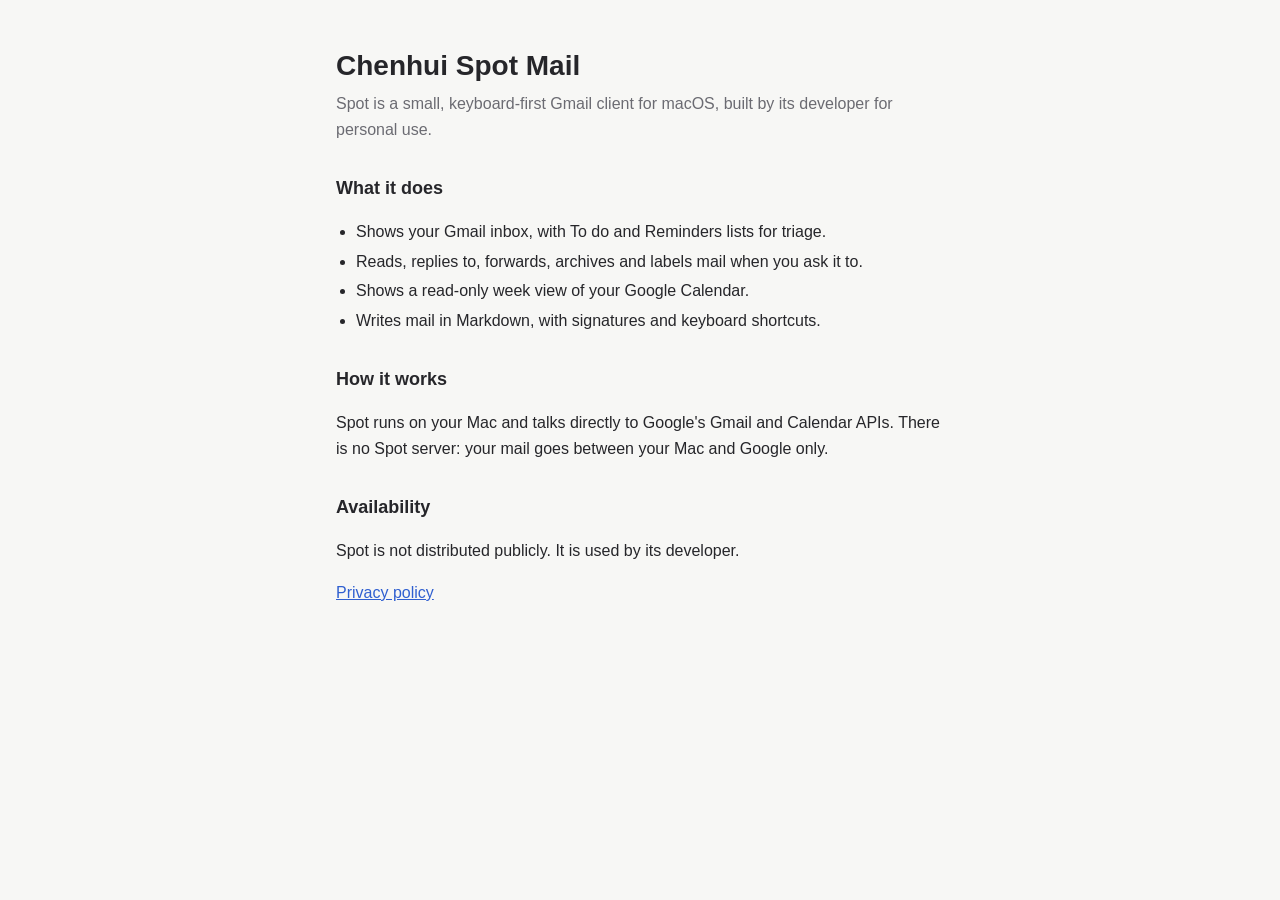
<file: index.html>
<!doctype html>
<html lang="en">
<head>
<meta charset="utf-8">
<meta name="viewport" content="width=device-width, initial-scale=1">
<title>Chenhui Spot Mail</title>
<meta name="description" content="Spot is a small, keyboard-first Gmail client for macOS, built for personal use.">
<link rel="stylesheet" href="style.css">
</head>
<body>
<main>
  <h1>Chenhui Spot Mail</h1>
  <p class="lede">Spot is a small, keyboard-first Gmail client for macOS, built by its developer for personal use.</p>

  <h2>What it does</h2>
  <ul>
    <li>Shows your Gmail inbox, with To do and Reminders lists for triage.</li>
    <li>Reads, replies to, forwards, archives and labels mail when you ask it to.</li>
    <li>Shows a read-only week view of your Google Calendar.</li>
    <li>Writes mail in Markdown, with signatures and keyboard shortcuts.</li>
  </ul>

  <h2>How it works</h2>
  <p>Spot runs on your Mac and talks directly to Google's Gmail and Calendar APIs. There is no Spot server: your mail goes between your Mac and Google only.</p>

  <h2>Availability</h2>
  <p>Spot is not distributed publicly. It is used by its developer.</p>

  <p><a href="privacy.html">Privacy policy</a></p>
</main>
</body>
</html>
</file>
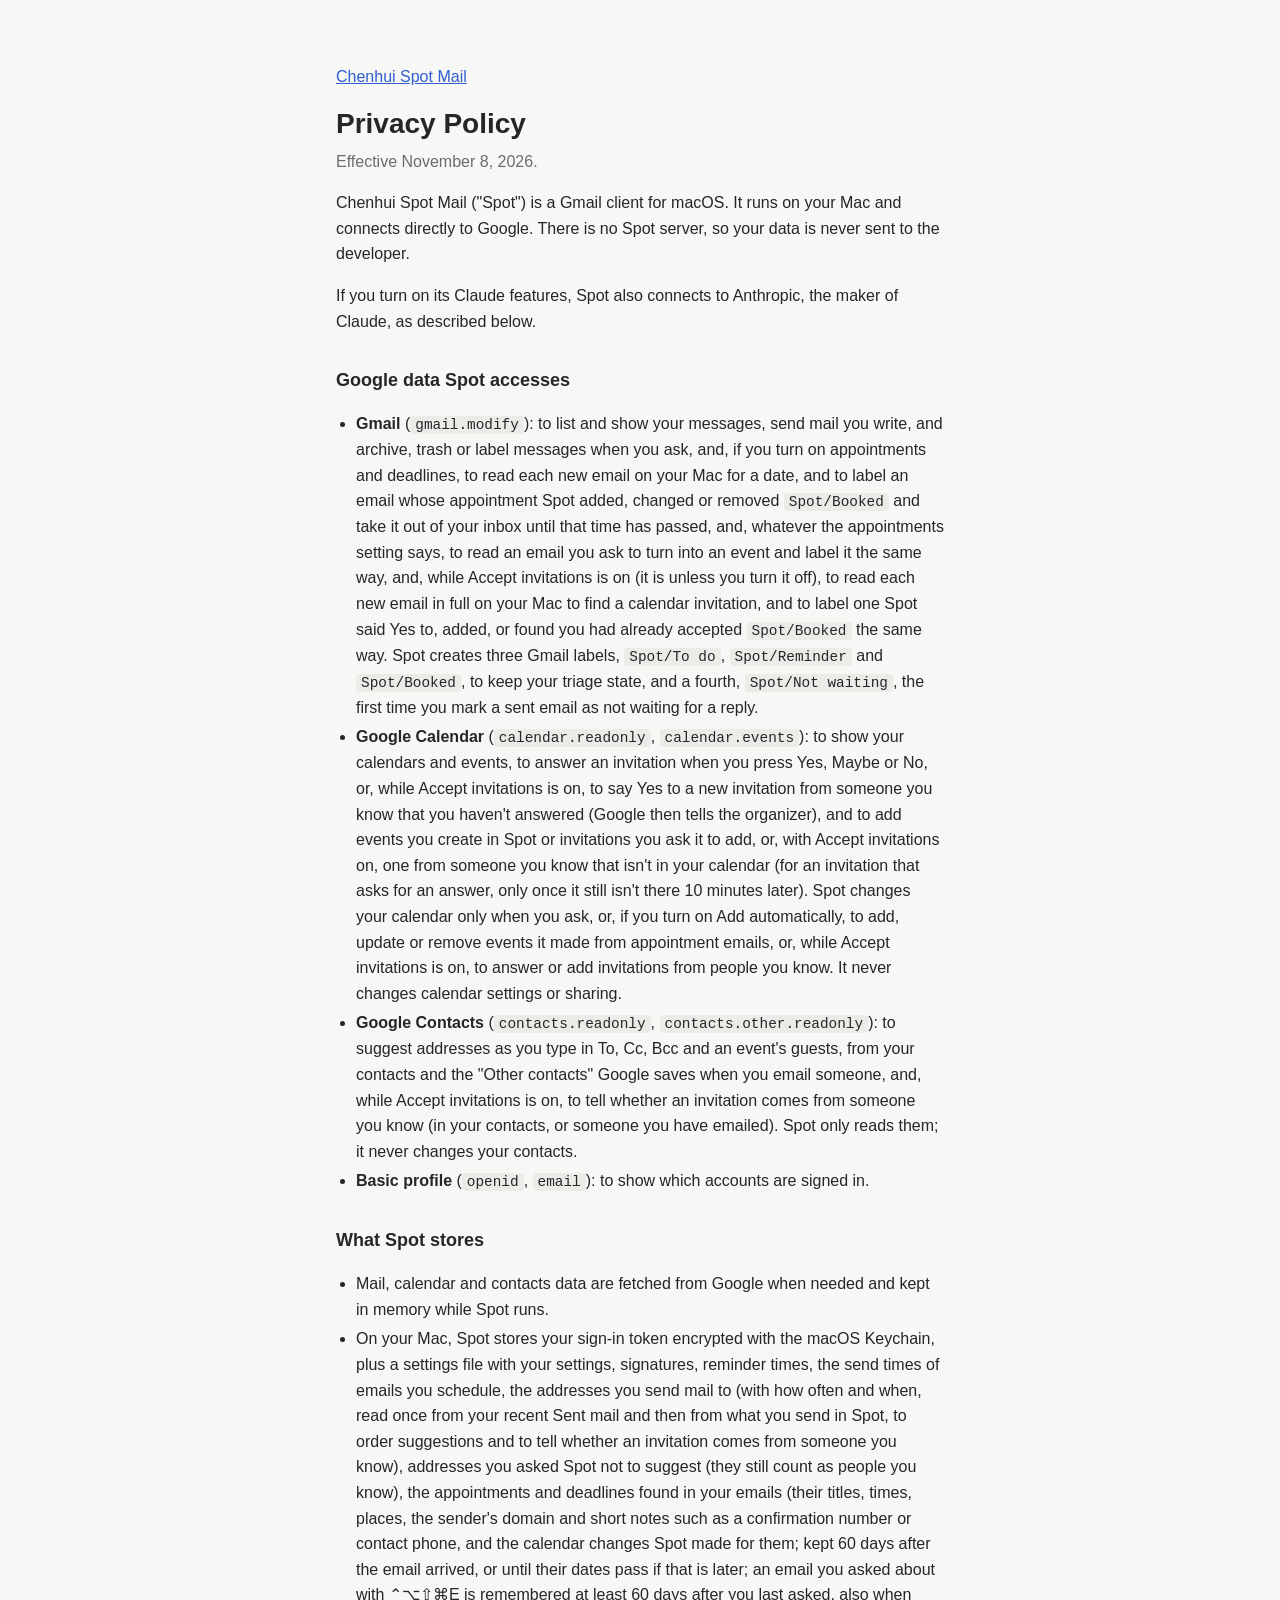
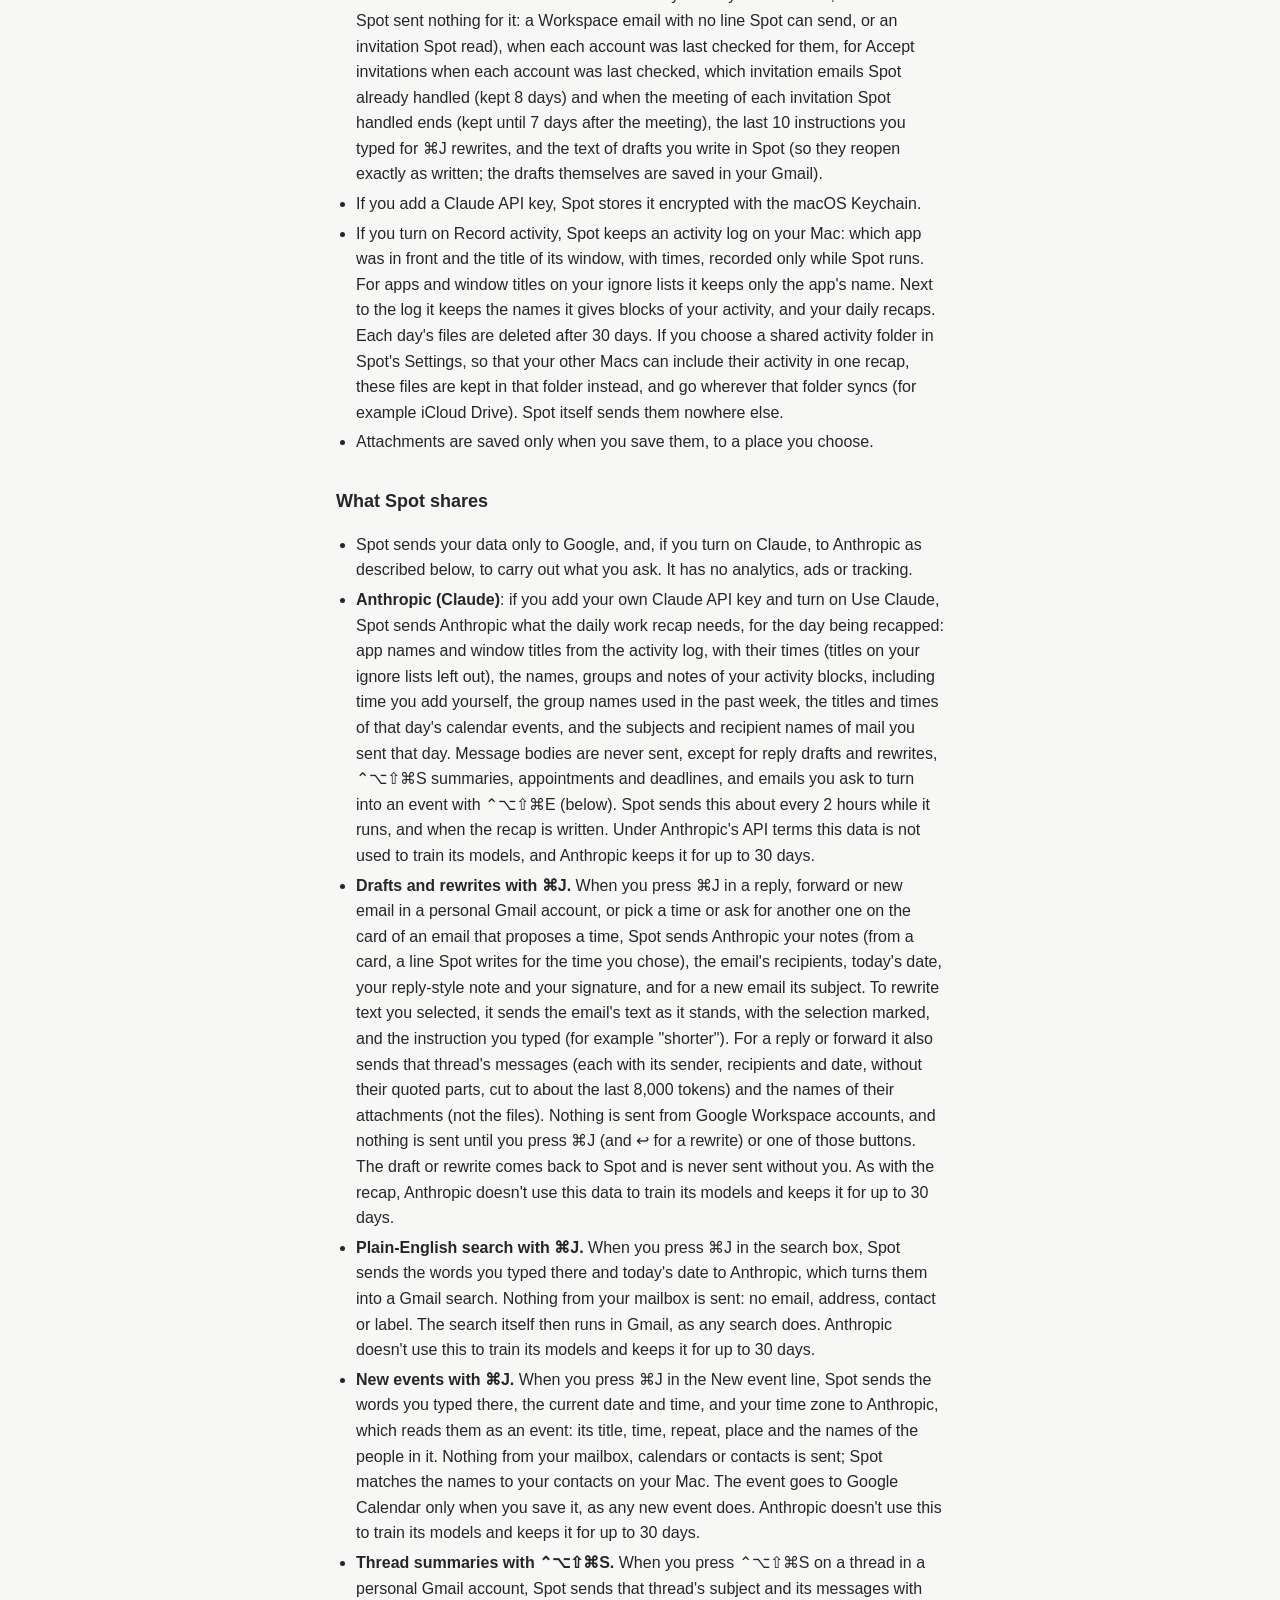
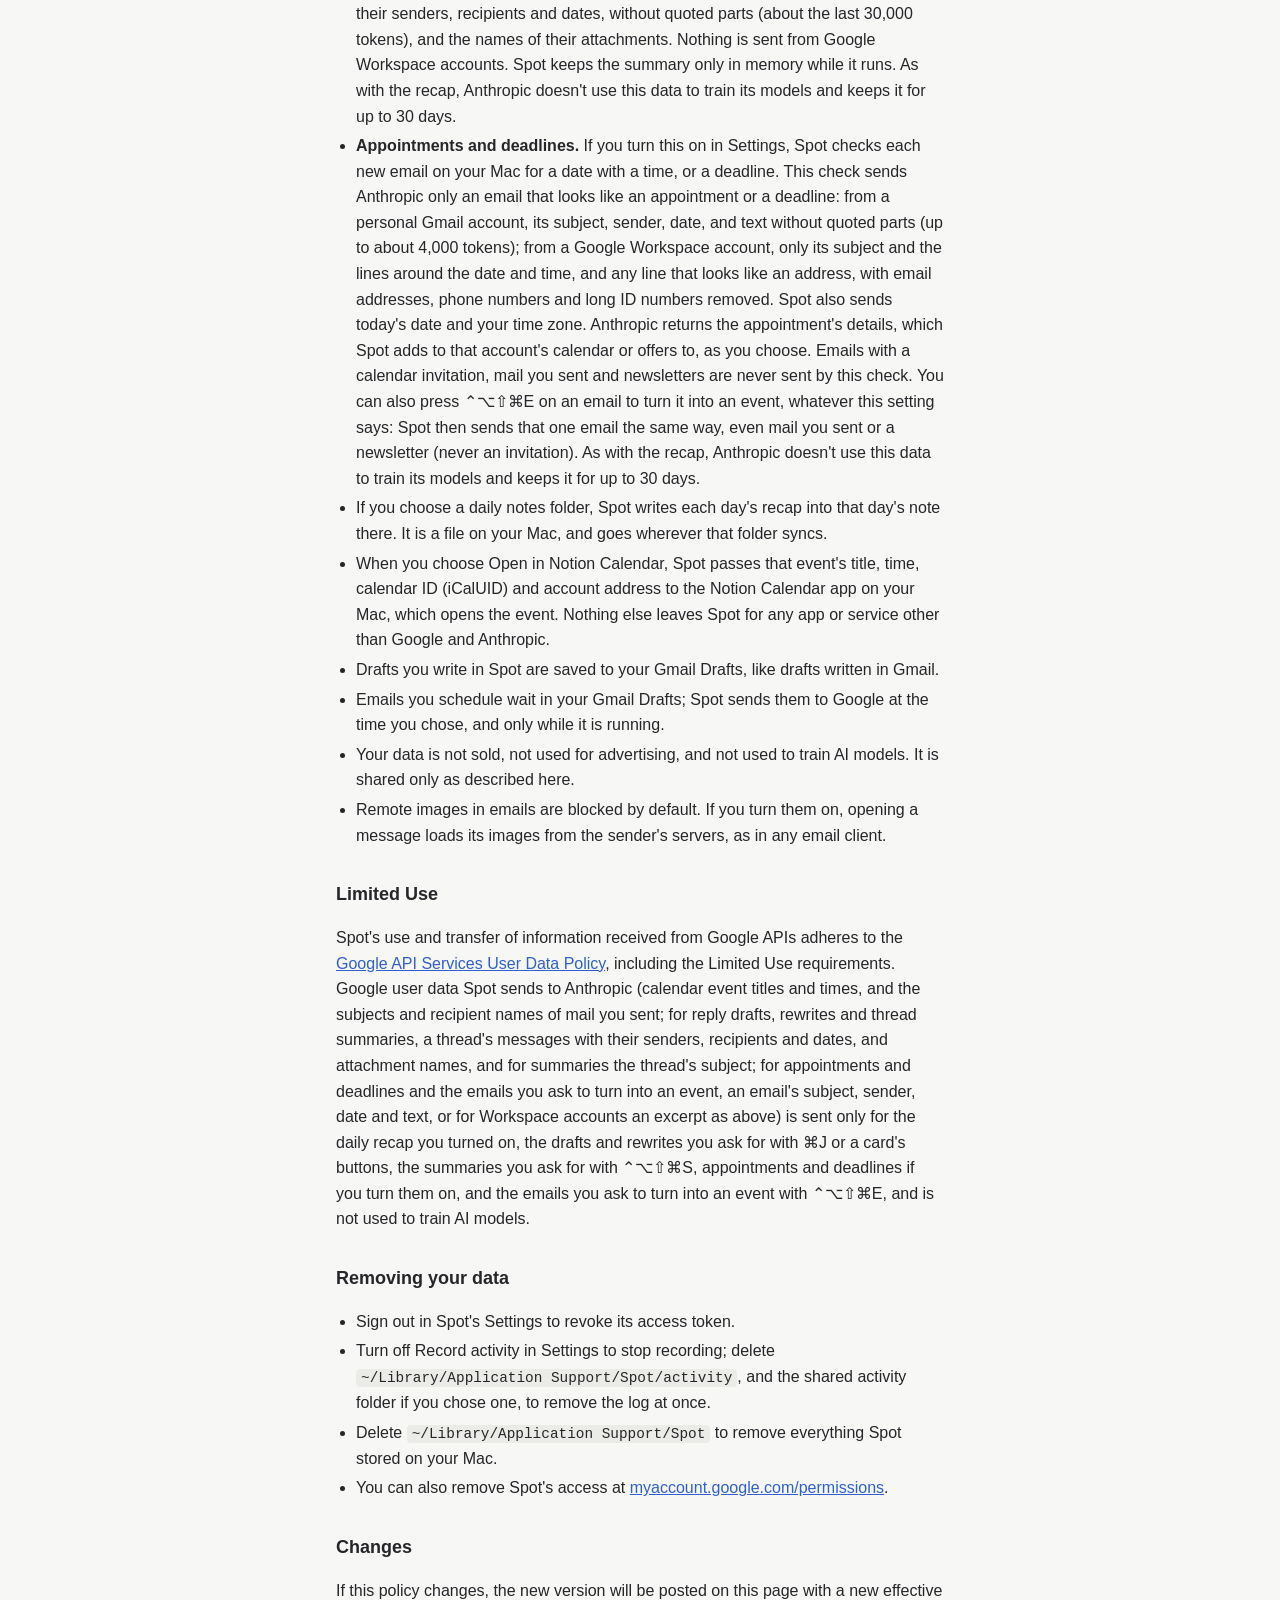
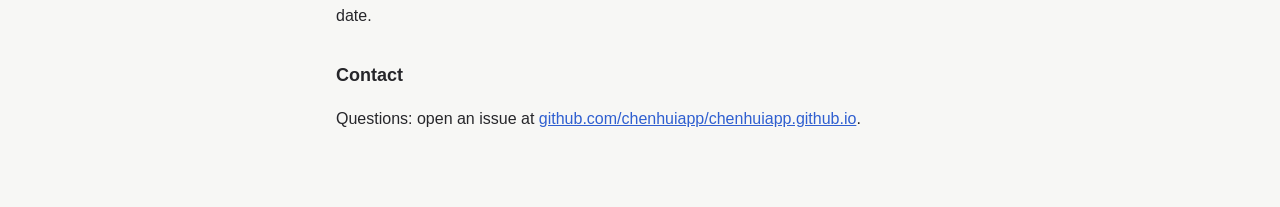
<file: privacy.html>
<!doctype html>
<html lang="en">
<head>
<meta charset="utf-8">
<meta name="viewport" content="width=device-width, initial-scale=1">
<title>Privacy Policy · Chenhui Spot Mail</title>
<meta name="description" content="How Chenhui Spot Mail uses Google user data.">
<link rel="stylesheet" href="style.css">
</head>
<body>
<main>
  <p><a href="./">Chenhui Spot Mail</a></p>
  <h1>Privacy Policy</h1>
  <p class="lede">Effective November 8, 2026.</p>

  <p>Chenhui Spot Mail ("Spot") is a Gmail client for macOS. It runs on your Mac and connects directly to Google. There is no Spot server, so your data is never sent to the developer.</p>

  <p>If you turn on its Claude features, Spot also connects to Anthropic, the maker of Claude, as described below.</p>

  <h2>Google data Spot accesses</h2>
  <ul>
    <li><strong>Gmail</strong> (<code>gmail.modify</code>): to list and show your messages, send mail you write, and archive, trash or label messages when you ask, and, if you turn on appointments and deadlines, to read each new email on your Mac for a date, and to label an email whose appointment Spot added, changed or removed <code>Spot/Booked</code> and take it out of your inbox until that time has passed, and, whatever the appointments setting says, to read an email you ask to turn into an event and label it the same way, and, while Accept invitations is on (it is unless you turn it off), to read each new email in full on your Mac to find a calendar invitation, and to label one Spot said Yes to, added, or found you had already accepted <code>Spot/Booked</code> the same way. Spot creates three Gmail labels, <code>Spot/To do</code>, <code>Spot/Reminder</code> and <code>Spot/Booked</code>, to keep your triage state, and a fourth, <code>Spot/Not waiting</code>, the first time you mark a sent email as not waiting for a reply.</li>
    <li><strong>Google Calendar</strong> (<code>calendar.readonly</code>, <code>calendar.events</code>): to show your calendars and events, to answer an invitation when you press Yes, Maybe or No, or, while Accept invitations is on, to say Yes to a new invitation from someone you know that you haven't answered (Google then tells the organizer), and to add events you create in Spot or invitations you ask it to add, or, with Accept invitations on, one from someone you know that isn't in your calendar (for an invitation that asks for an answer, only once it still isn't there 10 minutes later). Spot changes your calendar only when you ask, or, if you turn on Add automatically, to add, update or remove events it made from appointment emails, or, while Accept invitations is on, to answer or add invitations from people you know. It never changes calendar settings or sharing.</li>
    <li><strong>Google Contacts</strong> (<code>contacts.readonly</code>, <code>contacts.other.readonly</code>): to suggest addresses as you type in To, Cc, Bcc and an event's guests, from your contacts and the "Other contacts" Google saves when you email someone, and, while Accept invitations is on, to tell whether an invitation comes from someone you know (in your contacts, or someone you have emailed). Spot only reads them; it never changes your contacts.</li>
    <li><strong>Basic profile</strong> (<code>openid</code>, <code>email</code>): to show which accounts are signed in.</li>
  </ul>

  <h2>What Spot stores</h2>
  <ul>
    <li>Mail, calendar and contacts data are fetched from Google when needed and kept in memory while Spot runs.</li>
    <li>On your Mac, Spot stores your sign-in token encrypted with the macOS Keychain, plus a settings file with your settings, signatures, reminder times, the send times of emails you schedule, the addresses you send mail to (with how often and when, read once from your recent Sent mail and then from what you send in Spot, to order suggestions and to tell whether an invitation comes from someone you know), addresses you asked Spot not to suggest (they still count as people you know), the appointments and deadlines found in your emails (their titles, times, places, the sender's domain and short notes such as a confirmation number or contact phone, and the calendar changes Spot made for them; kept 60 days after the email arrived, or until their dates pass if that is later; an email you asked about with ⌃⌥⇧⌘E is remembered at least 60 days after you last asked, also when Spot sent nothing for it: a Workspace email with no line Spot can send, or an invitation Spot read), when each account was last checked for them, for Accept invitations when each account was last checked, which invitation emails Spot already handled (kept 8 days) and when the meeting of each invitation Spot handled ends (kept until 7 days after the meeting), the last 10 instructions you typed for ⌘J rewrites, and the text of drafts you write in Spot (so they reopen exactly as written; the drafts themselves are saved in your Gmail).</li>
    <li>If you add a Claude API key, Spot stores it encrypted with the macOS Keychain.</li>
    <li>If you turn on Record activity, Spot keeps an activity log on your Mac: which app was in front and the title of its window, with times, recorded only while Spot runs. For apps and window titles on your ignore lists it keeps only the app's name. Next to the log it keeps the names it gives blocks of your activity, and your daily recaps. Each day's files are deleted after 30 days. If you choose a shared activity folder in Spot's Settings, so that your other Macs can include their activity in one recap, these files are kept in that folder instead, and go wherever that folder syncs (for example iCloud Drive). Spot itself sends them nowhere else.</li>
    <li>Attachments are saved only when you save them, to a place you choose.</li>
  </ul>

  <h2>What Spot shares</h2>
  <ul>
    <li>Spot sends your data only to Google, and, if you turn on Claude, to Anthropic as described below, to carry out what you ask. It has no analytics, ads or tracking.</li>
    <li><strong>Anthropic (Claude)</strong>: if you add your own Claude API key and turn on Use Claude, Spot sends Anthropic what the daily work recap needs, for the day being recapped: app names and window titles from the activity log, with their times (titles on your ignore lists left out), the names, groups and notes of your activity blocks, including time you add yourself, the group names used in the past week, the titles and times of that day's calendar events, and the subjects and recipient names of mail you sent that day. Message bodies are never sent, except for reply drafts and rewrites, ⌃⌥⇧⌘S summaries, appointments and deadlines, and emails you ask to turn into an event with ⌃⌥⇧⌘E (below). Spot sends this about every 2 hours while it runs, and when the recap is written. Under Anthropic's API terms this data is not used to train its models, and Anthropic keeps it for up to 30 days.</li>
    <li><strong>Drafts and rewrites with ⌘J.</strong> When you press ⌘J in a reply, forward or new email in a personal Gmail account, or pick a time or ask for another one on the card of an email that proposes a time, Spot sends Anthropic your notes (from a card, a line Spot writes for the time you chose), the email's recipients, today's date, your reply-style note and your signature, and for a new email its subject. To rewrite text you selected, it sends the email's text as it stands, with the selection marked, and the instruction you typed (for example "shorter"). For a reply or forward it also sends that thread's messages (each with its sender, recipients and date, without their quoted parts, cut to about the last 8,000 tokens) and the names of their attachments (not the files). Nothing is sent from Google Workspace accounts, and nothing is sent until you press ⌘J (and ↩ for a rewrite) or one of those buttons. The draft or rewrite comes back to Spot and is never sent without you. As with the recap, Anthropic doesn't use this data to train its models and keeps it for up to 30 days.</li>
    <li><strong>Plain-English search with ⌘J.</strong> When you press ⌘J in the search box, Spot sends the words you typed there and today's date to Anthropic, which turns them into a Gmail search. Nothing from your mailbox is sent: no email, address, contact or label. The search itself then runs in Gmail, as any search does. Anthropic doesn't use this to train its models and keeps it for up to 30 days.</li>
    <li><strong>New events with ⌘J.</strong> When you press ⌘J in the New event line, Spot sends the words you typed there, the current date and time, and your time zone to Anthropic, which reads them as an event: its title, time, repeat, place and the names of the people in it. Nothing from your mailbox, calendars or contacts is sent; Spot matches the names to your contacts on your Mac. The event goes to Google Calendar only when you save it, as any new event does. Anthropic doesn't use this to train its models and keeps it for up to 30 days.</li>
    <li><strong>Thread summaries with ⌃⌥⇧⌘S.</strong> When you press ⌃⌥⇧⌘S on a thread in a personal Gmail account, Spot sends that thread's subject and its messages with their senders, recipients and dates, without quoted parts (about the last 30,000 tokens), and the names of their attachments. Nothing is sent from Google Workspace accounts. Spot keeps the summary only in memory while it runs. As with the recap, Anthropic doesn't use this data to train its models and keeps it for up to 30 days.</li>
    <li><strong>Appointments and deadlines.</strong> If you turn this on in Settings, Spot checks each new email on your Mac for a date with a time, or a deadline. This check sends Anthropic only an email that looks like an appointment or a deadline: from a personal Gmail account, its subject, sender, date, and text without quoted parts (up to about 4,000 tokens); from a Google Workspace account, only its subject and the lines around the date and time, and any line that looks like an address, with email addresses, phone numbers and long ID numbers removed. Spot also sends today's date and your time zone. Anthropic returns the appointment's details, which Spot adds to that account's calendar or offers to, as you choose. Emails with a calendar invitation, mail you sent and newsletters are never sent by this check. You can also press ⌃⌥⇧⌘E on an email to turn it into an event, whatever this setting says: Spot then sends that one email the same way, even mail you sent or a newsletter (never an invitation). As with the recap, Anthropic doesn't use this data to train its models and keeps it for up to 30 days.</li>
    <li>If you choose a daily notes folder, Spot writes each day's recap into that day's note there. It is a file on your Mac, and goes wherever that folder syncs.</li>
    <li>When you choose Open in Notion Calendar, Spot passes that event's title, time, calendar ID (iCalUID) and account address to the Notion Calendar app on your Mac, which opens the event. Nothing else leaves Spot for any app or service other than Google and Anthropic.</li>
    <li>Drafts you write in Spot are saved to your Gmail Drafts, like drafts written in Gmail.</li>
    <li>Emails you schedule wait in your Gmail Drafts; Spot sends them to Google at the time you chose, and only while it is running.</li>
    <li>Your data is not sold, not used for advertising, and not used to train AI models. It is shared only as described here.</li>
    <li>Remote images in emails are blocked by default. If you turn them on, opening a message loads its images from the sender's servers, as in any email client.</li>
  </ul>

  <h2>Limited Use</h2>
  <p>Spot's use and transfer of information received from Google APIs adheres to the <a href="https://developers.google.com/terms/api-services-user-data-policy">Google API Services User Data Policy</a>, including the Limited Use requirements. Google user data Spot sends to Anthropic (calendar event titles and times, and the subjects and recipient names of mail you sent; for reply drafts, rewrites and thread summaries, a thread's messages with their senders, recipients and dates, and attachment names, and for summaries the thread's subject; for appointments and deadlines and the emails you ask to turn into an event, an email's subject, sender, date and text, or for Workspace accounts an excerpt as above) is sent only for the daily recap you turned on, the drafts and rewrites you ask for with ⌘J or a card's buttons, the summaries you ask for with ⌃⌥⇧⌘S, appointments and deadlines if you turn them on, and the emails you ask to turn into an event with ⌃⌥⇧⌘E, and is not used to train AI models.</p>

  <h2>Removing your data</h2>
  <ul>
    <li>Sign out in Spot's Settings to revoke its access token.</li>
    <li>Turn off Record activity in Settings to stop recording; delete <code>~/Library/Application Support/Spot/activity</code>, and the shared activity folder if you chose one, to remove the log at once.</li>
    <li>Delete <code>~/Library/Application Support/Spot</code> to remove everything Spot stored on your Mac.</li>
    <li>You can also remove Spot's access at <a href="https://myaccount.google.com/permissions">myaccount.google.com/permissions</a>.</li>
  </ul>

  <h2>Changes</h2>
  <p>If this policy changes, the new version will be posted on this page with a new effective date.</p>

  <h2>Contact</h2>
  <p>Questions: open an issue at <a href="https://github.com/chenhuiapp/chenhuiapp.github.io/issues">github.com/chenhuiapp/chenhuiapp.github.io</a>.</p>
</main>
</body>
</html>
</file>
<file: style.css>
:root {
  --bg: #f7f7f5;
  --fg: #26262a;
  --muted: #6b6b72;
  --link: #2f5fd0;
  --code-bg: #ebebe7;
}
@media (prefers-color-scheme: dark) {
  :root {
    --bg: #1c1c1f;
    --fg: #e8e8ea;
    --muted: #a0a0a8;
    --link: #8aa8ff;
    --code-bg: #2c2c31;
  }
}
* { box-sizing: border-box; }
body {
  margin: 0;
  background: var(--bg);
  color: var(--fg);
  font: 16px/1.6 -apple-system, BlinkMacSystemFont, "Segoe UI", Helvetica, Arial, sans-serif;
}
main { max-width: 640px; margin: 0 auto; padding: 48px 16px 64px; }
h1 { font-size: 28px; line-height: 1.25; margin: 0 0 8px; }
h2 { font-size: 18px; margin: 32px 0 8px; }
.lede { color: var(--muted); margin-top: 0; }
a { color: var(--link); }
code { background: var(--code-bg); padding: 1px 5px; border-radius: 4px; font-size: 0.9em; }
ul { padding-left: 20px; }
li { margin: 4px 0; }
</file>
